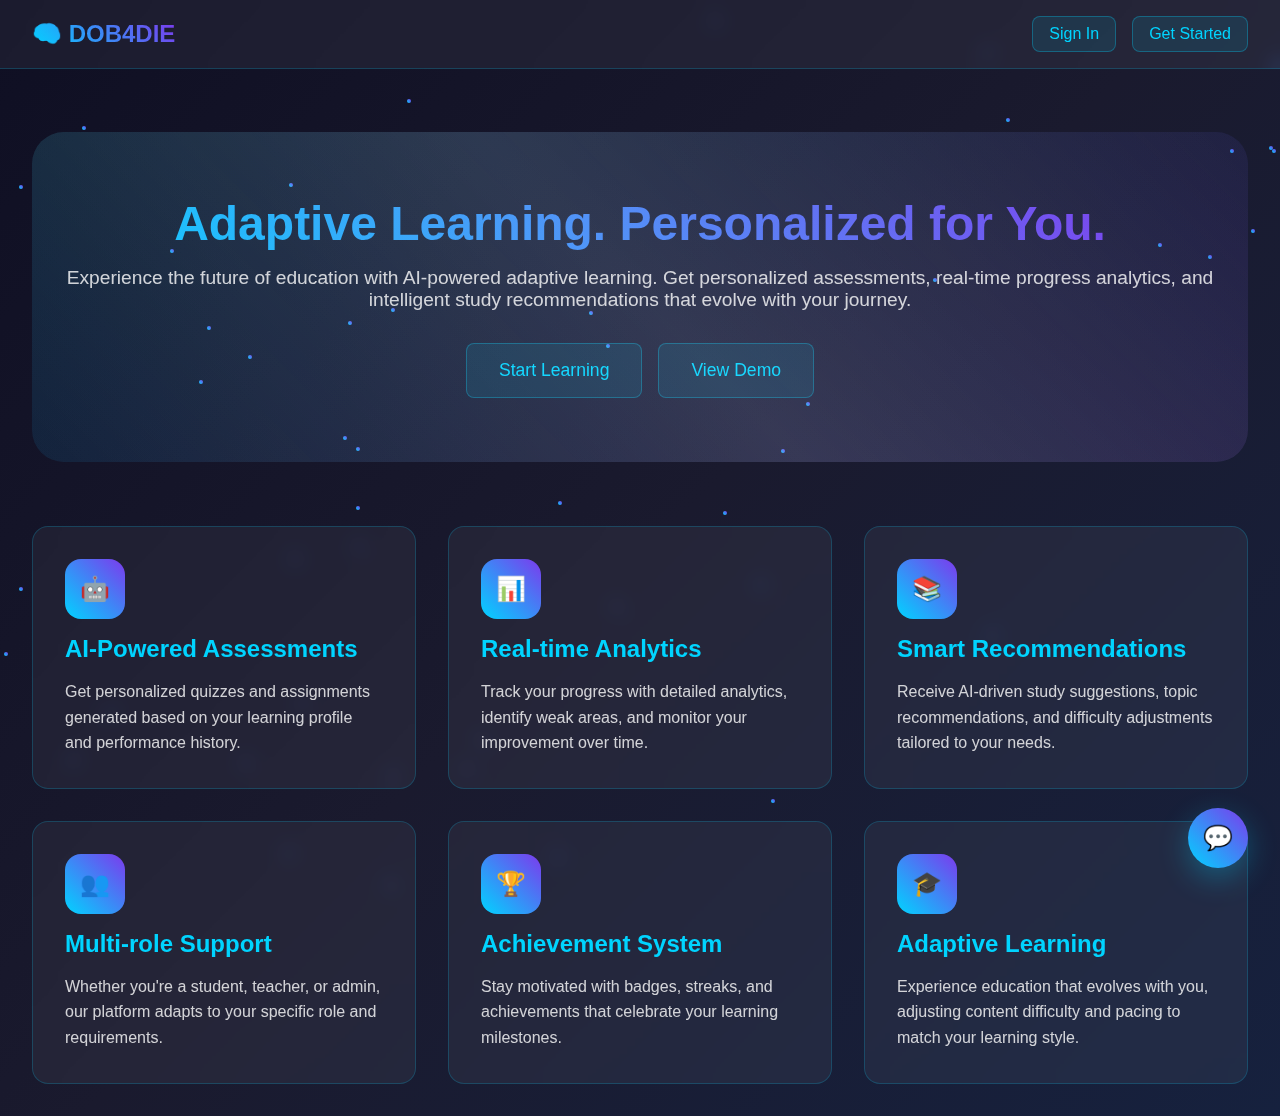
<file: knowledgeflow-kit-47-main/knowledgeflow-kit-47-main/preview.html>
<!DOCTYPE html>
<html lang="en">
<head>
    <meta charset="UTF-8">
    <meta name="viewport" content="width=device-width, initial-scale=1.0">
    <title>KnowledgeFlow Kit - Enhanced Preview</title>
    <style>
        * {
            margin: 0;
            padding: 0;
            box-sizing: border-box;
        }

        body {
            font-family: 'Segoe UI', Tahoma, Geneva, Verdana, sans-serif;
            background: linear-gradient(135deg, #0f0f23 0%, #1a1a2e 50%, #16213e 100%);
            color: #ffffff;
            min-height: 100vh;
            overflow-x: hidden;
        }

        /* Particle Background */
        .particles {
            position: fixed;
            top: 0;
            left: 0;
            width: 100%;
            height: 100%;
            z-index: -1;
        }

        .particle {
            position: absolute;
            width: 4px;
            height: 4px;
            background: linear-gradient(45deg, #00d4ff, #7c3aed);
            border-radius: 50%;
            animation: float 6s ease-in-out infinite;
        }

        @keyframes float {
            0%, 100% { transform: translateY(0px) rotate(0deg); }
            50% { transform: translateY(-20px) rotate(180deg); }
        }

        /* Header */
        .header {
            background: rgba(255, 255, 255, 0.05);
            backdrop-filter: blur(10px);
            border-bottom: 1px solid rgba(0, 212, 255, 0.2);
            padding: 1rem 2rem;
            position: fixed;
            top: 0;
            left: 0;
            right: 0;
            z-index: 100;
        }

        .nav {
            display: flex;
            justify-content: space-between;
            align-items: center;
        }

        .logo {
            display: flex;
            align-items: center;
            gap: 0.5rem;
            font-size: 1.5rem;
            font-weight: bold;
            background: linear-gradient(45deg, #00d4ff, #7c3aed);
            -webkit-background-clip: text;
            -webkit-text-fill-color: transparent;
            background-clip: text;
        }

        .nav-buttons {
            display: flex;
            gap: 1rem;
        }

        .btn {
            padding: 0.5rem 1rem;
            border: 1px solid rgba(0, 212, 255, 0.3);
            background: rgba(0, 212, 255, 0.1);
            color: #00d4ff;
            border-radius: 8px;
            text-decoration: none;
            transition: all 0.3s ease;
            cursor: pointer;
        }

        .btn:hover {
            background: rgba(0, 212, 255, 0.2);
            box-shadow: 0 0 20px rgba(0, 212, 255, 0.3);
            transform: translateY(-2px);
        }

        /* Main Content */
        .main {
            padding-top: 100px;
            min-height: 100vh;
        }

        .hero {
            text-align: center;
            padding: 4rem 2rem;
            background: linear-gradient(135deg, rgba(0, 212, 255, 0.1), rgba(124, 58, 237, 0.1));
            border-radius: 2rem;
            margin: 2rem;
            position: relative;
            overflow: hidden;
        }

        .hero::before {
            content: '';
            position: absolute;
            top: 0;
            left: 0;
            right: 0;
            bottom: 0;
            background: linear-gradient(45deg, transparent, rgba(255, 255, 255, 0.1), transparent);
            animation: shimmer 3s infinite;
        }

        @keyframes shimmer {
            0% { transform: translateX(-100%); }
            100% { transform: translateX(100%); }
        }

        .hero h1 {
            font-size: 3rem;
            margin-bottom: 1rem;
            background: linear-gradient(45deg, #00d4ff, #7c3aed, #00d4ff);
            background-size: 200% 200%;
            -webkit-background-clip: text;
            -webkit-text-fill-color: transparent;
            background-clip: text;
            animation: gradient 3s ease infinite;
        }

        @keyframes gradient {
            0% { background-position: 0% 50%; }
            50% { background-position: 100% 50%; }
            100% { background-position: 0% 50%; }
        }

        .hero p {
            font-size: 1.2rem;
            color: rgba(255, 255, 255, 0.8);
            margin-bottom: 2rem;
        }

        /* Features Grid */
        .features {
            display: grid;
            grid-template-columns: repeat(auto-fit, minmax(300px, 1fr));
            gap: 2rem;
            padding: 2rem;
        }

        .feature-card {
            background: rgba(255, 255, 255, 0.05);
            backdrop-filter: blur(10px);
            border: 1px solid rgba(0, 212, 255, 0.2);
            border-radius: 1rem;
            padding: 2rem;
            transition: all 0.3s ease;
            position: relative;
            overflow: hidden;
        }

        .feature-card:hover {
            transform: translateY(-10px);
            box-shadow: 0 20px 40px rgba(0, 212, 255, 0.2);
            border-color: rgba(0, 212, 255, 0.5);
        }

        .feature-card::before {
            content: '';
            position: absolute;
            top: 0;
            left: 0;
            right: 0;
            bottom: 0;
            background: linear-gradient(45deg, rgba(0, 212, 255, 0.1), rgba(124, 58, 237, 0.1));
            opacity: 0;
            transition: opacity 0.3s ease;
        }

        .feature-card:hover::before {
            opacity: 1;
        }

        .feature-icon {
            width: 60px;
            height: 60px;
            background: linear-gradient(45deg, #00d4ff, #7c3aed);
            border-radius: 1rem;
            display: flex;
            align-items: center;
            justify-content: center;
            margin-bottom: 1rem;
            font-size: 1.5rem;
        }

        .feature-card h3 {
            font-size: 1.5rem;
            margin-bottom: 1rem;
            color: #00d4ff;
        }

        .feature-card p {
            color: rgba(255, 255, 255, 0.8);
            line-height: 1.6;
        }

        /* Floating Elements */
        .floating-btn {
            position: fixed;
            bottom: 2rem;
            right: 2rem;
            width: 60px;
            height: 60px;
            background: linear-gradient(45deg, #00d4ff, #7c3aed);
            border-radius: 50%;
            display: flex;
            align-items: center;
            justify-content: center;
            color: white;
            font-size: 1.5rem;
            cursor: pointer;
            transition: all 0.3s ease;
            z-index: 1000;
            box-shadow: 0 10px 30px rgba(0, 212, 255, 0.3);
        }

        .floating-btn:hover {
            transform: scale(1.1);
            box-shadow: 0 15px 40px rgba(0, 212, 255, 0.5);
        }

        /* Animations */
        .fade-in {
            animation: fadeIn 1s ease-in-out;
        }

        @keyframes fadeIn {
            from { opacity: 0; transform: translateY(30px); }
            to { opacity: 1; transform: translateY(0); }
        }

        .slide-in {
            animation: slideIn 0.8s ease-out;
        }

        @keyframes slideIn {
            from { transform: translateX(-100%); }
            to { transform: translateX(0); }
        }

        /* Responsive */
        @media (max-width: 768px) {
            .hero h1 {
                font-size: 2rem;
            }
            
            .features {
                grid-template-columns: 1fr;
                padding: 1rem;
            }
            
            .nav {
                flex-direction: column;
                gap: 1rem;
            }
        }
    </style>
</head>
<body>
    <!-- Particle Background -->
    <div class="particles" id="particles"></div>

    <!-- Header -->
    <header class="header">
        <nav class="nav">
            <div class="logo">
                🧠 DOB4DIE
            </div>
            <div class="nav-buttons">
                <a href="#" class="btn">Sign In</a>
                <a href="#" class="btn">Get Started</a>
            </div>
        </nav>
    </header>

    <!-- Main Content -->
    <main class="main">
        <!-- Hero Section -->
        <section class="hero fade-in">
            <h1>Adaptive Learning. Personalized for You.</h1>
            <p>Experience the future of education with AI-powered adaptive learning. Get personalized assessments, real-time progress analytics, and intelligent study recommendations that evolve with your journey.</p>
            <div class="nav-buttons" style="justify-content: center; margin-top: 2rem;">
                <a href="#" class="btn" style="font-size: 1.1rem; padding: 1rem 2rem;">Start Learning</a>
                <a href="#" class="btn" style="font-size: 1.1rem; padding: 1rem 2rem;">View Demo</a>
            </div>
        </section>

        <!-- Features Section -->
        <section class="features">
            <div class="feature-card slide-in">
                <div class="feature-icon">🤖</div>
                <h3>AI-Powered Assessments</h3>
                <p>Get personalized quizzes and assignments generated based on your learning profile and performance history.</p>
            </div>

            <div class="feature-card slide-in" style="animation-delay: 0.2s;">
                <div class="feature-icon">📊</div>
                <h3>Real-time Analytics</h3>
                <p>Track your progress with detailed analytics, identify weak areas, and monitor your improvement over time.</p>
            </div>

            <div class="feature-card slide-in" style="animation-delay: 0.4s;">
                <div class="feature-icon">📚</div>
                <h3>Smart Recommendations</h3>
                <p>Receive AI-driven study suggestions, topic recommendations, and difficulty adjustments tailored to your needs.</p>
            </div>

            <div class="feature-card slide-in" style="animation-delay: 0.6s;">
                <div class="feature-icon">👥</div>
                <h3>Multi-role Support</h3>
                <p>Whether you're a student, teacher, or admin, our platform adapts to your specific role and requirements.</p>
            </div>

            <div class="feature-card slide-in" style="animation-delay: 0.8s;">
                <div class="feature-icon">🏆</div>
                <h3>Achievement System</h3>
                <p>Stay motivated with badges, streaks, and achievements that celebrate your learning milestones.</p>
            </div>

            <div class="feature-card slide-in" style="animation-delay: 1s;">
                <div class="feature-icon">🎓</div>
                <h3>Adaptive Learning</h3>
                <p>Experience education that evolves with you, adjusting content difficulty and pacing to match your learning style.</p>
            </div>
        </section>
    </main>

    <!-- Floating Action Button -->
    <div class="floating-btn" onclick="showNotification()">
        💬
    </div>

    <script>
        // Create particle background
        function createParticles() {
            const particlesContainer = document.getElementById('particles');
            const particleCount = 50;

            for (let i = 0; i < particleCount; i++) {
                const particle = document.createElement('div');
                particle.className = 'particle';
                particle.style.left = Math.random() * 100 + '%';
                particle.style.top = Math.random() * 100 + '%';
                particle.style.animationDelay = Math.random() * 6 + 's';
                particle.style.animationDuration = (Math.random() * 3 + 3) + 's';
                particlesContainer.appendChild(particle);
            }
        }

        // Show notification
        function showNotification() {
            const notification = document.createElement('div');
            notification.style.cssText = `
                position: fixed;
                top: 20px;
                right: 20px;
                background: linear-gradient(45deg, #00d4ff, #7c3aed);
                color: white;
                padding: 1rem 2rem;
                border-radius: 10px;
                box-shadow: 0 10px 30px rgba(0, 212, 255, 0.3);
                z-index: 10000;
                animation: slideIn 0.5s ease-out;
            `;
            notification.innerHTML = '🤖 AI Chat: "Hello! I\'m your AI learning assistant. How can I help you today?"';
            
            document.body.appendChild(notification);
            
            setTimeout(() => {
                notification.style.animation = 'fadeOut 0.5s ease-out forwards';
                setTimeout(() => notification.remove(), 500);
            }, 3000);
        }

        // Add fadeOut animation
        const style = document.createElement('style');
        style.textContent = `
            @keyframes fadeOut {
                from { opacity: 1; transform: translateX(0); }
                to { opacity: 0; transform: translateX(100%); }
            }
        `;
        document.head.appendChild(style);

        // Initialize particles
        createParticles();

        // Add hover effects to feature cards
        document.querySelectorAll('.feature-card').forEach(card => {
            card.addEventListener('mouseenter', function() {
                this.style.transform = 'translateY(-10px) scale(1.02)';
            });
            
            card.addEventListener('mouseleave', function() {
                this.style.transform = 'translateY(0) scale(1)';
            });
        });

        // Add click effects to buttons
        document.querySelectorAll('.btn').forEach(btn => {
            btn.addEventListener('click', function(e) {
                e.preventDefault();
                
                // Create ripple effect
                const ripple = document.createElement('span');
                const rect = this.getBoundingClientRect();
                const size = Math.max(rect.width, rect.height);
                const x = e.clientX - rect.left - size / 2;
                const y = e.clientY - rect.top - size / 2;
                
                ripple.style.cssText = `
                    position: absolute;
                    width: ${size}px;
                    height: ${size}px;
                    left: ${x}px;
                    top: ${y}px;
                    background: rgba(255, 255, 255, 0.3);
                    border-radius: 50%;
                    transform: scale(0);
                    animation: ripple 0.6s ease-out;
                    pointer-events: none;
                `;
                
                this.style.position = 'relative';
                this.style.overflow = 'hidden';
                this.appendChild(ripple);
                
                setTimeout(() => ripple.remove(), 600);
            });
        });

        // Add ripple animation
        const rippleStyle = document.createElement('style');
        rippleStyle.textContent = `
            @keyframes ripple {
                to {
                    transform: scale(2);
                    opacity: 0;
                }
            }
        `;
        document.head.appendChild(rippleStyle);

        // Add scroll animations
        const observerOptions = {
            threshold: 0.1,
            rootMargin: '0px 0px -50px 0px'
        };

        const observer = new IntersectionObserver((entries) => {
            entries.forEach(entry => {
                if (entry.isIntersecting) {
                    entry.target.style.animation = 'fadeIn 0.8s ease-out forwards';
                }
            });
        }, observerOptions);

        document.querySelectorAll('.feature-card').forEach(card => {
            observer.observe(card);
        });
    </script>
</body>
</html>
</file>
